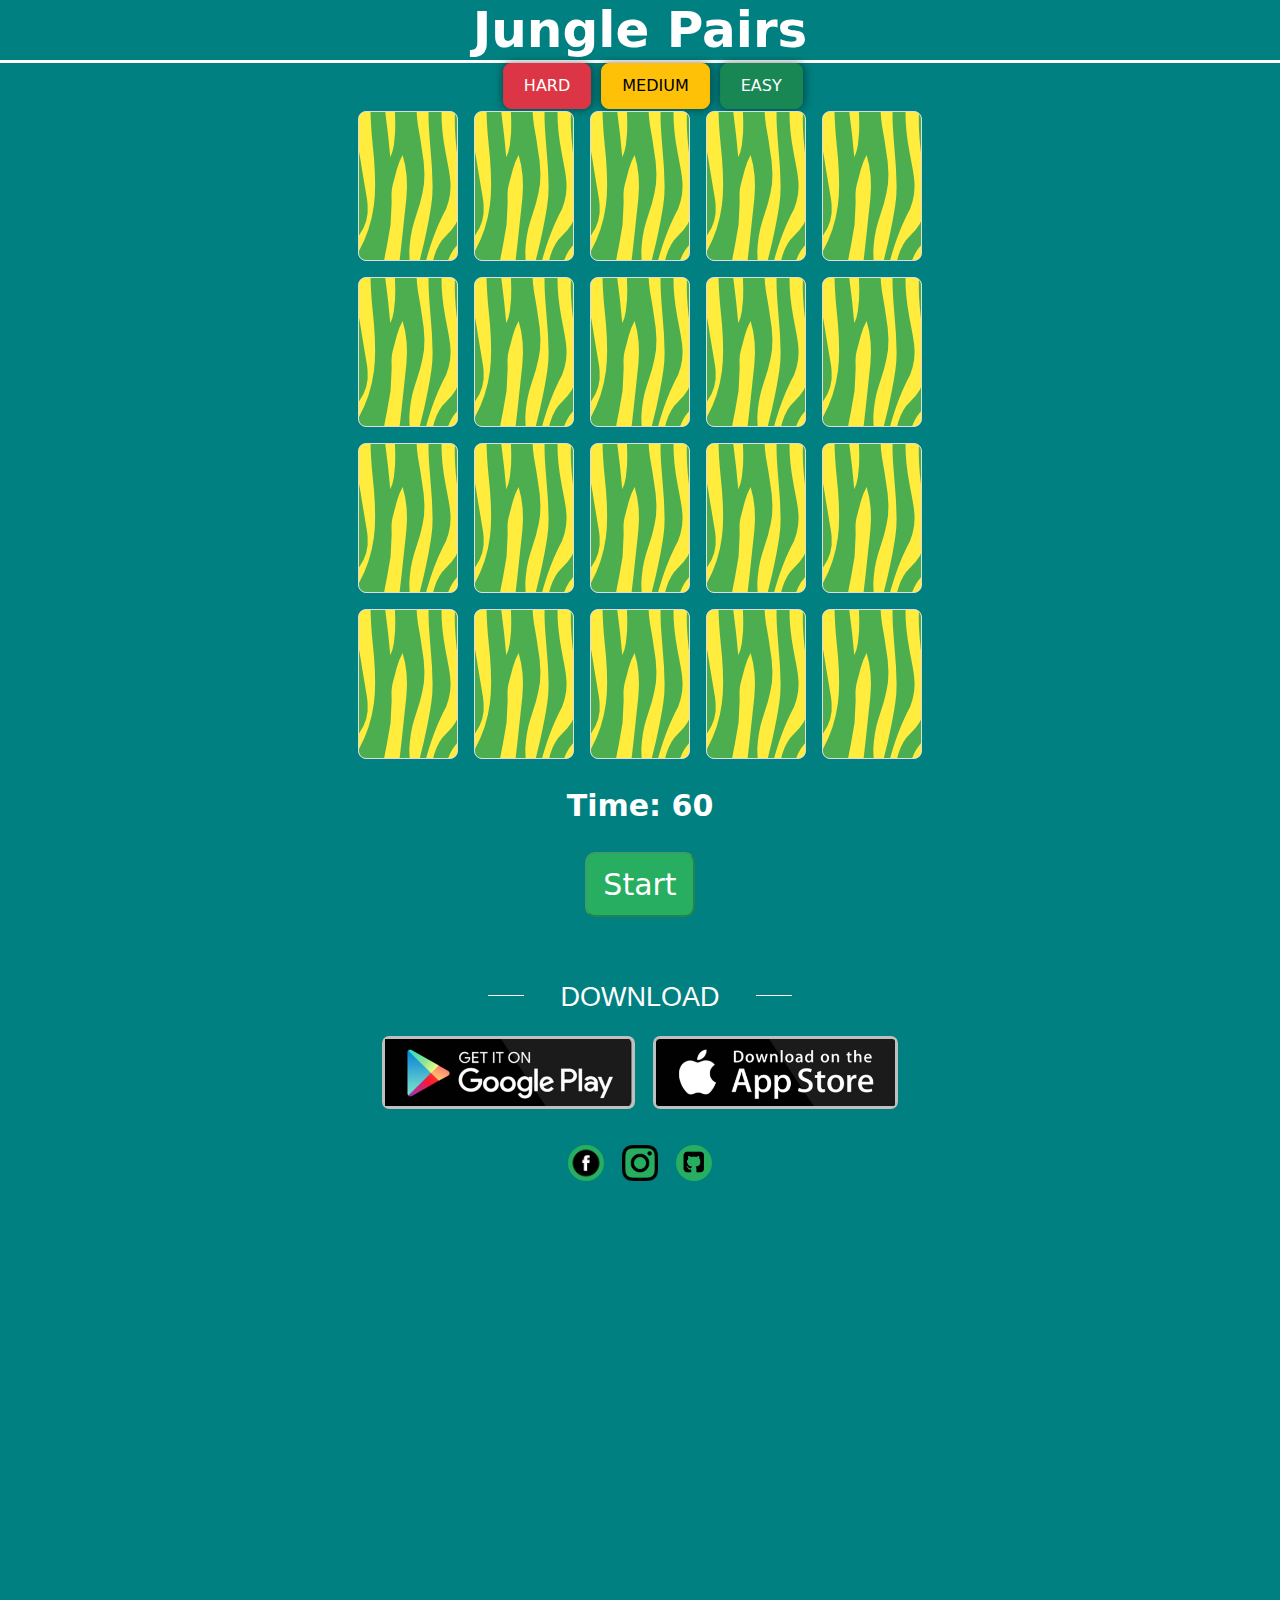
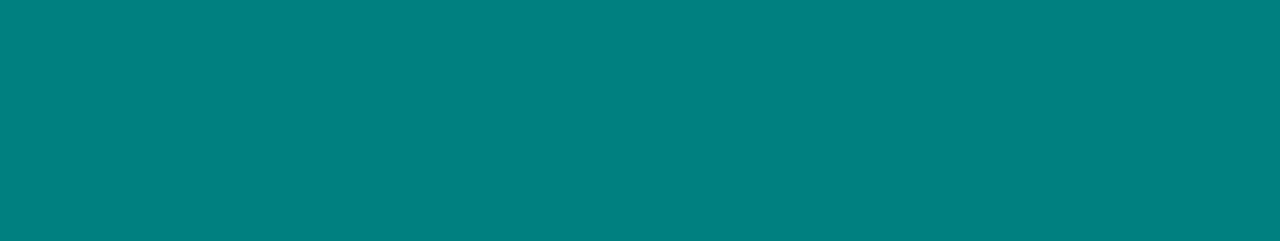
<file: index.html>
<!DOCTYPE html>
<html lang="en">
<head>
    <meta charset="UTF-8">
    <meta http-equiv="x-UA-Compatible" content="IE=edge">
    <meta name="viewport" content="width=device-width, initial-scale=1.0">
    <link href="https://cdn.jsdelivr.net/npm/bootstrap@5.3.3/dist/css/bootstrap.min.css" rel="stylesheet" integrity="sha384-QWTKZyjpPEjISv5WaRU9OFeRpok6YctnYmDr5pNlyT2bRjXh0JMhjY6hW+ALEwIH" crossorigin="anonymous">
    <title>Jungle Pairs</title>
    <link rel="stylesheet" href="assets/css/style.css">
</head>
<div class="button-container">
    <button type="button" class="btn btn-danger">HARD</button>
    <button type="button" class="btn btn-warning">MEDIUM</button>
    <button type="button" class="btn btn-success">EASY</button>
</div>

<header>
    <h1 class="header">Jungle Pairs</h1>     
</header>
<br><br>
<main>
    <div class="animal-grid">
        <!-- Flashcard for each animal -->
       <div class="create-box">
        <div class="flashcard" data-animal="lion">
            <div class="flashcard-front"></div>
            <div class="flashcard-back"><img src="./assets/images/lion.avif" alt="lion"></div>
        </div>
        <div class="flashcard" data-animal="brown-bear">
            <div class="flashcard-front"></div>
            <div class="flashcard-back"><img src="assets/images/brown-bear.avif" alt="brown-bear"></div>
        </div>
        <div class="flashcard" data-animal="dog">
            <div class="flashcard-front"></div>
            <div class="flashcard-back"><img src="./assets/images/Dog.avif" alt="dog"></div>
        </div>
        <div class="flashcard" data-animal="cat">
            <div class="flashcard-front"></div>
            <div class="flashcard-back"><img src="./assets/images/Cat.avif" alt="cat"></div>
        </div>
        <div class="flashcard" data-animal="parrot">
            <div class="flashcard-front"></div>
            <div class="flashcard-back"><img src="./assets/images/parrot.avif" alt="parrot"></div>
        </div>
        <div class="flashcard" data-animal="wolf">
            <div class="flashcard-front"></div>
            <div class="flashcard-back"><img src="./assets/images/Wolf.avif" alt="wolf"></div>
        </div>
        <div class="flashcard" data-animal="zebra">
            <div class="flashcard-front"></div>
            <div class="flashcard-back"><img src="./assets/images/Zebra-unsplash.jpg" alt="zebra"></div>
        </div>
        <div class="flashcard" data-animal="hippo">
            <div class="flashcard-front"></div>
            <div class="flashcard-back"><img src="./assets/images/Hippo.avif" alt="elephant"></div>
        </div>
        <div class="flashcard" data-animal="elephant">
            <div class="flashcard-front"></div>
            <div class="flashcard-back"><img src="./assets/images/Elephant-unsplash.jpg" alt="dog"></div>
        </div>
        <div class="flashcard" data-animal="hyena">
            <div class="flashcard-front"></div>
            <div class="flashcard-back"><img src="./assets/images/Hyena.avif" alt="hyena"></div>
        </div>
            <div class="flashcard" data-animal="lion">
                <div class="flashcard-front"></div>
                <div class="flashcard-back"><img src="./assets/images/lion.avif" alt="lion"></div>
            </div>
            <div class="flashcard" data-animal="brown-bear">
                <div class="flashcard-front"></div>
                <div class="flashcard-back"><img src="assets/images/brown-bear.avif" alt="brown-bear"></div>
            </div>
            <div class="flashcard" data-animal="dog">
                <div class="flashcard-front"></div>
                <div class="flashcard-back"><img src="./assets/images/Dog.avif" alt="dog"></div>
            </div>
            <div class="flashcard" data-animal="cat">
                <div class="flashcard-front"></div>
                <div class="flashcard-back"><img src="./assets/images/Cat.avif" alt="cat"></div>
            </div>
            <div class="flashcard" data-animal="parrot">
                <div class="flashcard-front"></div>
                <div class="flashcard-back"><img src="./assets/images/parrot.avif" alt="parrot"></div>
            </div>
            <div class="flashcard" data-animal="wolf">
                <div class="flashcard-front"></div>
                <div class="flashcard-back"><img src="./assets/images/Wolf.avif" alt="wolf"></div>
            </div>
            <div class="flashcard" data-animal="zebra">
                <div class="flashcard-front"></div>
                <div class="flashcard-back"><img src="./assets/images/Zebra-unsplash.jpg" alt="zebra"></div>
            </div>
            <div class="flashcard" data-animal="hippo">
                <div class="flashcard-front"></div>
                <div class="flashcard-back"><img src="./assets/images/Hippo.avif" alt="hippo"></div>
            </div>
            <div class="flashcard" data-animal="elephant">
                <div class="flashcard-front"></div>
                <div class="flashcard-back"><img src="./assets/images/Elephant-unsplash.jpg" alt="elephant"></div>
            </div>
            <div class="flashcard" data-animal="hyena">
                <div class="flashcard-front"></div>
                <div class="flashcard-back"><img src="./assets/images/Hyena.avif" alt="hyena"></div>
            </div>
    </div> 
    <!-- <div id="flashcard-container" class="flashcard-container"> -->
</main>

    <br>
    <section class="top-3">
        <div class="grid.container"></div> <!-- why is this here? -->
        <div>
        <p id="timer">Time: <span id="time">60</span></p>
        </div>
        <br>
        <div class="actions">
            <button id="startButton">Start</button>
            <button id="restartButton" style="display:none;">Restart</button>
        </div>
    </section>
    <br>
   
    <script src="assets/data/cards.js"></script>
    <script src="assets/js/script.js"></script>
    <script src="https://cdn.jsdelivr.net/npm/bootstrap@5.3.3/dist/js/bootstrap.bundle.min.js" integrity="sha384-YvpcrYf0tY3lHB60NNkmXc5s9fDVZLESaAA55NDzOxhy9GkcIdslK1eN7N6jIeHz" crossorigin="anonymous"></script>
</body>

<footer>
    <div class="bottomLinks">
    <span class="download">
        <p class="line"></p>
        <em>Download</em>
        <p class="line"></p>
    </span>
    
    <div class="download">
        <a id="google.play.link" href="#"><img src="./assets/images/IMG_4423.jpg"></a>
        <a id="app.store.link" href="#"><img src="./assets/images/IMG_4424.jpg"></a>
    </div>
    <div class="social">
        <a id="facebook.link" href="#"><img src="./assets/images/facebook.png" style="height: 36px;"></a>
        <a id="instagram.link" href="#"><img src="./assets/images/instagram.png" style="height: 36px;" ></a>
        <a id="github.link" href="#"><img src="./assets/images/github.png" style="height: 29px;
    padding-top: 5px;
    padding-left: 3px;"></a>
    </div>
    </div>
</footer>
</html>
</file>
<file: assets/css/style.css>
/* General Reset */
body, h1, p {
    margin: 0;
    padding: 0;
    box-sizing: border-box;
}
main div.create-box {
    display: grid;
    justify-content: center;
    grid-gap: 16px;
    grid-template-columns: repeat(5, 100px);
    grid-template-rows: repeat(2, calc(100px / 2 * 3));
}
/* Container for flashcards */
.flashcards-container {
    display: flex;
    flex-wrap: wrap;
    justify-content: center;
    gap: 20px; /* Space between flashcards */
    padding: 20px;
    background-color: #f5f5f5; /* Light background color for the container */
}

/* Individual flashcard */
.flashcard {
    width: 150px;
    height: 200px;
    perspective: 1000px; /* Gives depth to the flip effect */
    position: relative;
}

/* Flashcard content */
.flashcard-front,
.flashcard-back {
    width: 100%;
    height: 100%;
    display: flex;
    align-items: center;
    justify-content: center;
    font-size: 2em;
    font-weight: bold;
    border: 1px solid #ddd;
    background-color: #fff;
    border-radius: 8px;
    transition: transform 0.6s;
    position: absolute;
    backface-visibility: hidden;
}

/* Flip effect */
.flashcard {
    position: relative;
    transform-style: preserve-3d;
}
/* Back side of the flashcard */
.flashcard-back {
    transform: rotateY(180deg);
    background-color: #e0f7fa; /* Light blue background for back */
    color: #00796b; /* Darker green text color */
}
.flashcard-back img {
    width: 100%;
    height: 100%;
    object-fit: cover; /* This keeps the aspect ratio while covering the entire area */
}
header {
  display: flex;
  justify-content: center;
  border-bottom: solid 3px;
  background-color: teal;
  width: auto;
}

body {
  min-height: 100vh;
  min-width: 100vw;
  background-color: teal;
  color: white;
}

h1 {
      text-align: center;
      font-weight: 700;
      font-size: 50px;
}
  
p {
      text-align: center;
      font-size: 30px;
      font-weight: bold;
}

.actions {
    display: flex;
    justify-content: center;
}

.actions button {
    padding: 8px 16px;
    font-size: 30px;
    border-radius: 10px;
    background-color: #27ae60;
    color: white;
}

.flashcard-front  {
    background-image: url("data:image/svg+xml,<svg id='patternId' width='100%' height='100%' xmlns='http://www.w3.org/2000/svg'><defs><pattern id='a' patternUnits='userSpaceOnUse' width='100' height='100' patternTransform='scale(2) rotate(0)'><rect x='0' y='0' width='100%' height='100%' fill='hsla(54, 100%, 62%, 1)'/><path d='M100 20.234v41.641q-6.719 7.656-10.234 17.812-3.36 9.766-3.125 20.313h-3.438v-4.531q0-2.657.39-4.532l.626-3.359.703-3.281 2.265-7.656q1.329-4.22 2.813-7.344.781-1.719 2.812-4.453l2.891-4.297.86-2.578.312-2.735q.156-5-.547-13.203l-2.344-20.937Q92.656 8.516 92.422 0h6.797q-.078 6.172.078 10.156.156 5.547.703 10.078m0 49.532v20.468q-.469 2.11-.703 4.844L99.063 100H92.5l-.078-8.594q0-5.156.547-8.515.469-3.047 2.89-6.797L100 69.766M79.219 100h-3.672l.39-8.36.938-8.359q1.016-6.953 1.875-10.781 1.328-5.86 3.36-10.313l2.5-6.015 1.562-6.328.547-5q.078-2.813-.703-4.844l-3.282-9.531-3.28-9.531q-1.876-6.094-2.735-10.313Q75.547 4.922 75.547 0h3.672q.078 8.516 2.422 17.031 2.343 8.282 6.718 15.782l-2.03-11.016-1.876-11.016-.86-5.312L83.126 0h3.516l.234 4.531.547 4.532 2.5 16.25 2.422 16.328q1.015 8.125.156 15.625l-.625 3.28q-.547 1.798-1.562 2.97l-1.875 1.953q-1.094 1.172-1.641 2.187-1.64 2.735-2.89 7.813l-2.423 8.047q-1.406 3.515-1.875 8.125-.39 3.125-.39 8.359m-6.406 0H64.53q-2.11-9.922-1.718-18.828.39-4.922 1.796-8.203l2.97-7.5q1.405-4.219 1.718-7.89.312-2.735-.39-5.313-.704-2.657-2.345-4.844-2.343-3.125-5.78-6.328l-.938 2.5-.86 2.656q-2.343 6.797-4.922 11.953-3.125 6.25-7.03 10.86-1.485 2.265-2.579 5.312-.781 2.344-1.484 5.781Q41.25 88.75 41.25 100h-6.484l.312-12.266q.39-6.718 1.64-12.265 1.72-7.344 4.844-11.407l2.344-2.5 2.344-2.5q2.5-2.968 3.906-6.875 1.328-3.671 1.485-7.734.156-5.156-.86-12.5L48.906 19.61Q47.578 8.516 47.97 0h10.078q-.625 12.188 1.875 22.11 2.422 9.218 8.515 16.25l5 5.234q3.047 3.203 4.375 5.781 2.657 4.922.938 12.266-1.016 4.609-3.906 10.859-1.172 2.578-1.797 5.86-.547 2.5-.781 6.093-.391 7.266.546 15.547m-14.765 0H47.969V89.453q.312-5.937 1.718-10.39 4.297-12.657 10.157-22.813l1.797-3.047 2.109-2.812q1.25 4.687-1.094 11.562-5.625 16.953-4.61 38.047m-29.296 0H17.969l.234-5.781.469-5.782L21.25 65.86l2.422-22.578q1.172-12.031-1.875-21.797-1.719 3.047-2.969 7.5l-2.031 7.813q-.469 1.719-.547 4.219l.078 4.218-.547 11.094-1.797 10.469Q12.5 74.062 12.11 77.266q-.39 2.734-.312 6.406l.234 6.406.39 5q.235 2.813.704 4.922H5.781V81.25l-.078-6.016Q1.563 81.797 0 89.844v-20.39q5.86-10.47 7.422-22.657 1.25-9.14.078-23.36L6.406 11.72Q5.86 4.844 5.781 0h7.344l1.406 11.328 1.094 11.328q1.25-2.422 1.797-6.015l.625-6.25.078-5.157L17.969 0h10.86q.077 2.969.702 6.953l1.172 6.797 1.64 11.094q.626 6.172.157 11.172-.547 4.297-2.031 9.687L27.5 55.078q-2.031 6.719-2.344 14.531-.078 3.75.625 8.36l1.563 8.203.703-2.422 4.531-18.672q2.344-10.312 3.594-18.828.625-3.984.625-9.062l-.313-9.141-1.093-13.984Q34.688 5.547 34.766 0h6.484q-.078 8.984 1.953 19.688l1.64 8.75q.938 5.078.938 8.75 0 3.828-1.015 7.5-.938 3.671-2.813 6.874-4.61 9.375-7.812 20.47-2.813 9.687-4.766 21.405-.703 3.75-.625 6.563M0 61.797V19.766l.781 4.375.703 4.453 2.344 13.984.235 1.563.234 2.343Q5.078 54.61 0 61.797M64.61 0h8.202q-.39 7.266.157 11.953l.86 4.531 1.25 4.532 3.593 13.672 3.36 13.671.546 2.657.156 2.656-2.343-6.406q-1.407-3.516-3.047-6.172l-4.14-6.64-4.298-6.563q-1.172-1.953-1.875-4.61-.547-1.875-.937-4.922Q64.844 9.453 64.609 0'  stroke-width='1' stroke='none' fill='hsla(122, 39%, 49%, 1)'/></pattern></defs><rect width='800%' height='800%' transform='translate(0,0)' fill='url(%23a)'/></svg>");
    background-position: center center;
    background-size: cover;
    backface-visibility: hidden;
  }

  .flashcard {
    transition: transform 0.5s;
    transform-style: preserve-3d;
    position: relative;
    width: 100px;
    height: 150px;
    cursor: pointer;
}

.flashcard.flipped .flashcard-front {
    transform: rotateY(180deg);
}

.flashcard.flipped .flashcard-back {
    transform: rotateY(0);
}

.flashcard .flashcard-front,
.flashcard .flashcard-back {
    position: absolute;
    width: 100%;
    height: 100%;
    backface-visibility: hidden;
}

.flashcard .flashcard-back {
    transform: rotateY(180deg);
}

.hidden {
    visibility: hidden;
    opacity: 0;
    transition: visibility 0s 0.5s, opacity 0.5s linear;
}
.message-container {
    position: fixed;
    top: 0;
    left: 0;
    width: 100%;
    height: 100%;
    background-color: rgba(0, 0, 0, 0.8);
    display: flex;
    justify-content: center;
    align-items: center;
    z-index: 1000;
}

.message-content {
    background-color: white;
    padding: 20px;
    border-radius: 8px;
    text-align: center;
}

.message-content p {
    margin-bottom: 20px;
    font-size: 18px;
    color: red;
}

.message-content button {
    padding: 10px 20px;
    font-size: 16px;
    cursor: pointer;
}

div.bottomLinks {
width: 100vw;
height: 100vh;
display: flex;
align-items: center;
flex-direction: column;
font-family: Arial, Helvetica, sans-serif;
position: relative;
}

span.download {
    color: white;
    display: flex;
    align-items: center;
    margin-top: 4vh;

}
span em {
    font-size: 3vh;
    text-transform: uppercase;
    font-style: normal;
}
.line {
display: block;
width: 4vh;
border-top: 1px solid #fff;
margin: -0.4vh 2vh 0;
}
.download {
    margin-top: 2vh;
    display: flex;
    gap: 2vh;
}
.download a {
background-color: #fff;
height: 8.2vh;
border: #a6a6a6b8 solid 0.4vh; 
border-radius: 0.8vh;
}
.download img {
    width: auto;
    height: 100%;
}

.social {
    display: flex;
    gap: 2vh;
    margin-top: 4vh;
}

.social a {
    width: 36px;
    height: 36px;
    background-color: #27ae60;
    color: white;
    border-radius: 50%;
    
}
.btn-glow {
    box-shadow: 0 0 10px rgba(255, 255, 255, 0.6);
    transition: box-shadow 0.3s ease-in-out;
    padding: 15px 30px; /* Increase padding for larger buttons */
    font-size: 1.5rem; /* Increase font size for larger text */
    border-radius: 8px; /* Optional: Add some border-radius for rounded corners */
}

.btn-glow:hover {
    box-shadow: 0 0 20px rgba(255, 255, 255, 1);
}

.btn-danger {
    box-shadow: 0 0 10px rgba(255, 0, 0, 0.6);
}

.btn-warning {
    box-shadow: 0 0 10px rgba(255, 165, 0, 0.6);
}

.btn-success {
    box-shadow: 0 0 10px rgba(0, 255, 0, 0.6);
}
.button-container {
    position: absolute; /* Fixes the container to the top */
    top: 63px; /* Adjust this value to control the distance from the top */
    left: 51%;
    transform: translateX(-50%); /* Centers the container horizontally */
    display: flex;
    justify-content: center;
    gap: 10px; /* Space between buttons */

}

.button-container button {
    padding: 10px 20px; /* Adjust size to make buttons bigger */
    font-size: 16px; /* Adjust font size for larger buttons */
    border-radius: 8px;
    box-shadow: 0 0 10px rgba(0, 0, 0, 0.5); /* Adds an outer glow effect */
}

@media (max-width: 599px) {
    .button-container {
        top: 65px; /* Adjust position for smaller screens */
        flex-direction: row;
    }

    .button-container button {
        padding: 10px 16px; /* Slightly smaller padding for smaller screens */
        font-size: 14px; /* Slightly smaller font size for smaller screens */
    }
}
@media (max-width: 599px) {
    .flashcard {
        width: 60px; /* Smaller width for mobile */
        height: 90px; /* Smaller height for mobile */
    }

    .flashcard .flashcard-front,
    .flashcard .flashcard-back {
        font-size: 1.2em; /* Adjust the font size for mobile */
    }
}
/* Flashcard Container for Mobile Adjustments */
@media (max-width: 599px) {
    main div.create-box {
        grid-template-columns: repeat(4, 80px); /* Adjust the grid to 3 columns on mobile */
        grid-template-rows: auto; /* Allow rows to auto-fit */
        grid-gap: 10px; /* Reduce the gap between cards */
    }

    .flashcard {
        width: 80px; /* Smaller width for mobile */
        height: 100px; /* Smaller height for mobile */
    }
}
</file>
